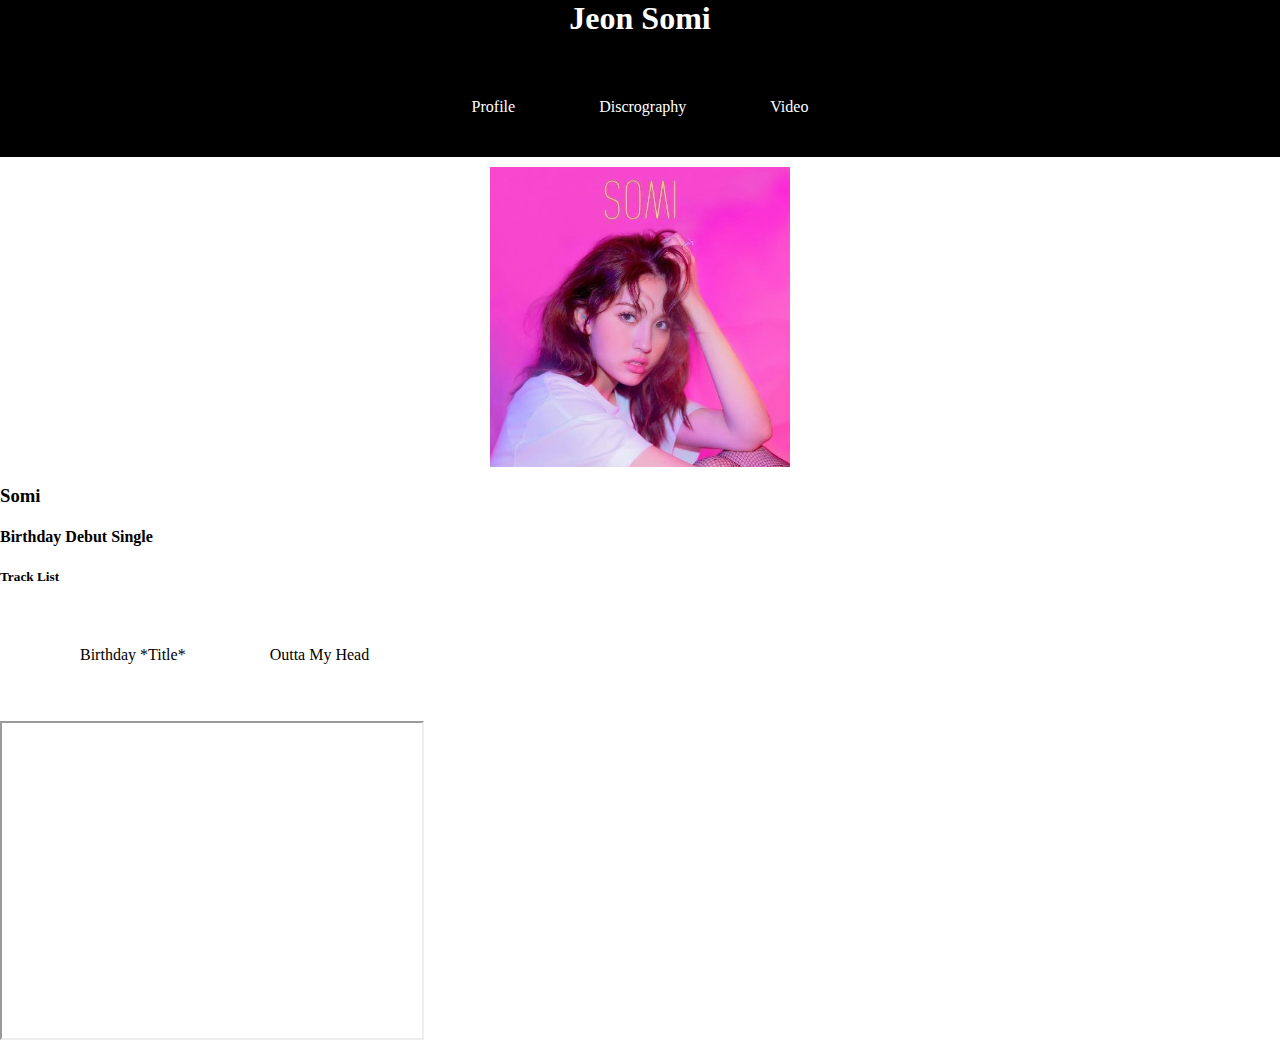
<file: birthdaybio.html>
<!DOCTYPE html>
<html>
    <head>
        <meta charset="utf-8">
        <meta http-equiv="X-UA-Compatible" content="IE=edge">
        <title>Birthday Single</title>
        <meta name="description" content="">
        <meta name="viewport" content="width=device-width, initial-scale=1">
        <link rel="stylesheet" href="stylebdaybio.css" type="text/css">
        <link rel="stylesheet" href="normalize.css" type="text/css">
    </head>
    <body>
        <header>
            <h1 id="titlepage"><a href="index.html" class="topnav">Jeon Somi</a></h1>
            <nav id="links">
                <ul>
                    <li><a href="profile.html" class="topnav">Profile</a></li>
                    <li><a id="disc" href="discography.html" class="topnav">Discrography</a></li>
                    <li><a href="video.html" class="topnav">Video</a></li>
                </ul>
            </nav>
        </header>
        <main>
            <img src="images/Birthday.jpg" alt="" class="albumimg">
            <h3>Somi</h3>
            <h4>Birthday Debut Single</h4>
            <div class="tracklist">
                <h5>Track List</h5>
            <ol>
                <li>Birthday *Title*</li>
                <li>Outta My Head</li>
            </ol>
            </div>
            
            <iframe width="420" height="315"
            src="https://www.youtube.com/embed/oDJ4ct59NC4/">
            </iframe>
        </main>
       
        
        <script src="" async defer></script>
    </body>
</html>
</file>
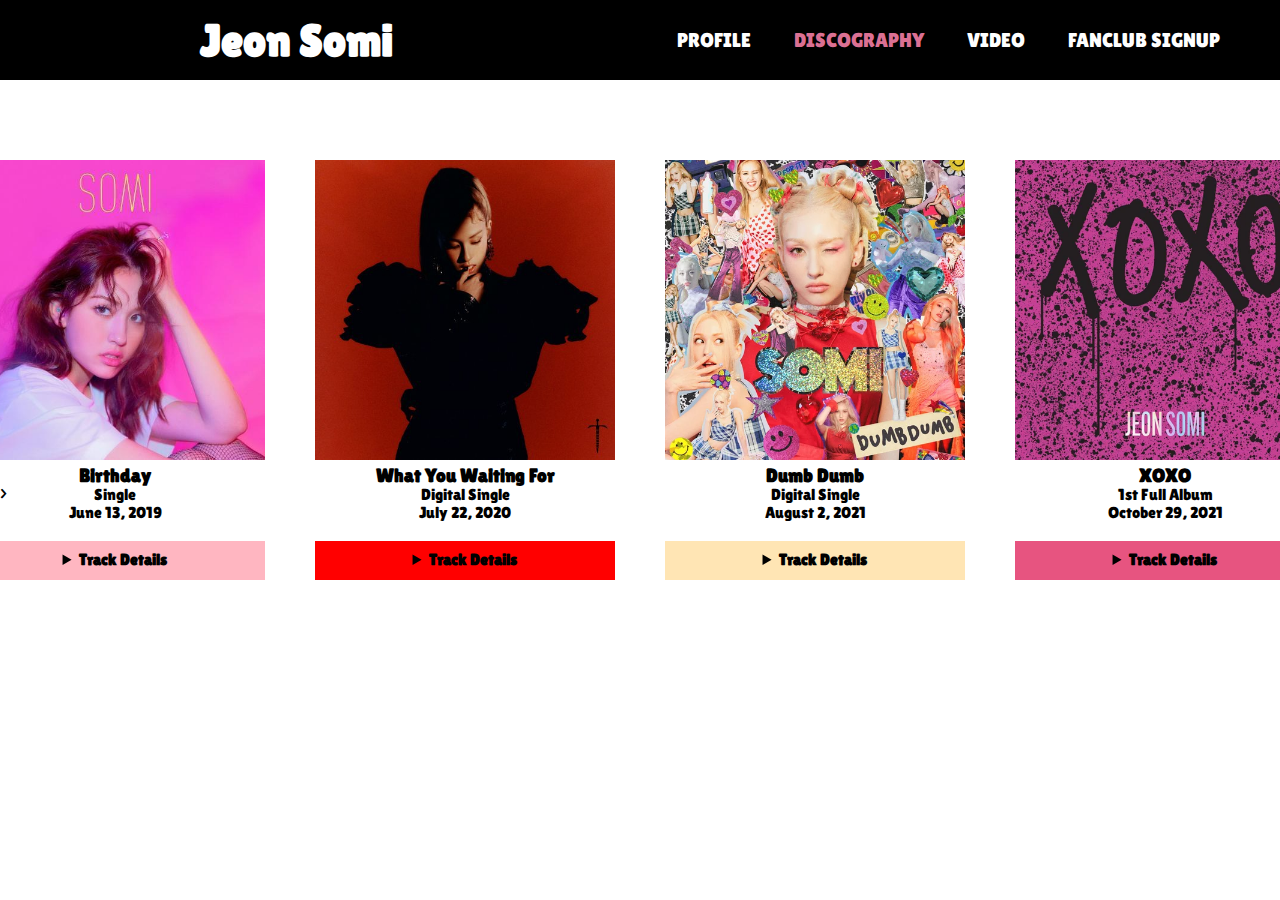
<file: discography.html>
<!DOCTYPE html>
<html>
<head>
    <meta charset='utf-8'>
    <meta http-equiv='X-UA-Compatible' content='IE=edge'>
    <title>Discography</title>
    <meta name='viewport' content='width=device-width, initial-scale=1'>
    <!--font-->
    <link rel="preconnect" href="https://fonts.googleapis.com">
    <link rel="preconnect" href="https://fonts.gstatic.com" crossorigin>
    <link href="https://fonts.googleapis.com/css2?family=Lilita+One&display=swap" rel="stylesheet">
    <link rel="stylesheet" href="styleDisco.css" type="text/css">
    <link rel="stylesheet" href="normalize.css" type="text/css">
    <link rel="stylesheet" href="https://cdnjs.cloudflare.com/ajax/libs/font-awesome/6.2.0/css/all.css"> <!-- for navigation bar -->
</head>
<body>
    <header>
        <nav class="navbar">
            <input type="checkbox" id="check">
            <label for="check" class="checkbtn"><i class="fas fa-bars"></i></label>
            <label for="logo" class="title"><a href="index.html" class="title">Jeon Somi</a></label>
            <ul>
                <li><a href="profile.html" class="topnav">Profile</a></li>
                <li><a href="discography.html" class="topnav" id="discography">Discography</a></li>
                <li><a href="video.html" class="topnav">Video</a></li>
                <li><a href="signup.html" class="topnav">Fanclub Signup</a></li>
            </ul>
            </nav>
    </header>
    <article>
        <br><br><br>
        <div class="flex-container">
            <div class="box">
                <img src="images/Birthday.jpg" alt="">  
                <h3>Birthday</h3>
                <p>Single</p>
                <p>June 13, 2019</p><br>
                <details class="track1"> 
                    <summary>Track Details</summary>
                    <div class="content">
                           <p><br>
                            1. Outta My Head &nbsp; [3:08] <br>
                            2. Birthday [3:05] 
                           </p>
                    </div>
                </details>
            </div>
            <div class="box">
                <img src="images/WYWF.jpg" alt="">
                <h3>What You Waiting For</h3>
                <p>Digital Single</p>
                <p>July 22, 2020</p><br>
                <details class="track2"> 
                    <summary>Track Details</summary>
                    <div class="content"><br>
                           <p>
                            1.What You Waiting For &nbsp; [2:55] 
                           </p>
                    </div>
                </details>   
            </div>
            <div class="box">
                <img src="images/dumbdumb.jpg" alt="">
                <h3>Dumb Dumb</h3>
                <p>Digital Single</p>
                <p>August 2, 2021</p><br>
                <details class="track3"> 
                    <summary>Track Details</summary>
                    <div class="content">
                           <p><br>
                            1. Dumb Dumb &nbsp; [2:29]<br>
                           </p>
                    </div>
                </details>
            </div>  
            <div class="box">
                <img src="images/XOXO.jpg" alt="">
                <h3>XOXO</h3>
                <p>1st Full Album</p>
                <p>October 29, 2021</p><br>
                <details class="track4"> 
                    <summary>Track Details</summary>
                    <div class="content">
                           <p><br>
                            1. Dumb Dumb &nbsp; [3:27] <br>
                            2. XOXO &nbsp; [3:27] <br>
                            3. Don't Let Me Go (feat.Giriboy) &nbsp; [2:59] <br>
                            4. Anymore &nbsp; [3:17] <br>
                            5. Watermelon &nbsp; [3:02] <br>
                            6. Birthday &nbsp; [3:05] <br>
                            7. What You Waiting For &nbsp; [2:55] <br>
                            8. Outta My Head &nbsp; [3:08]
                           </p>
                    </div>
                </details>
            </div>
        </article>>
        
        
  
</body>
</html>
</file>
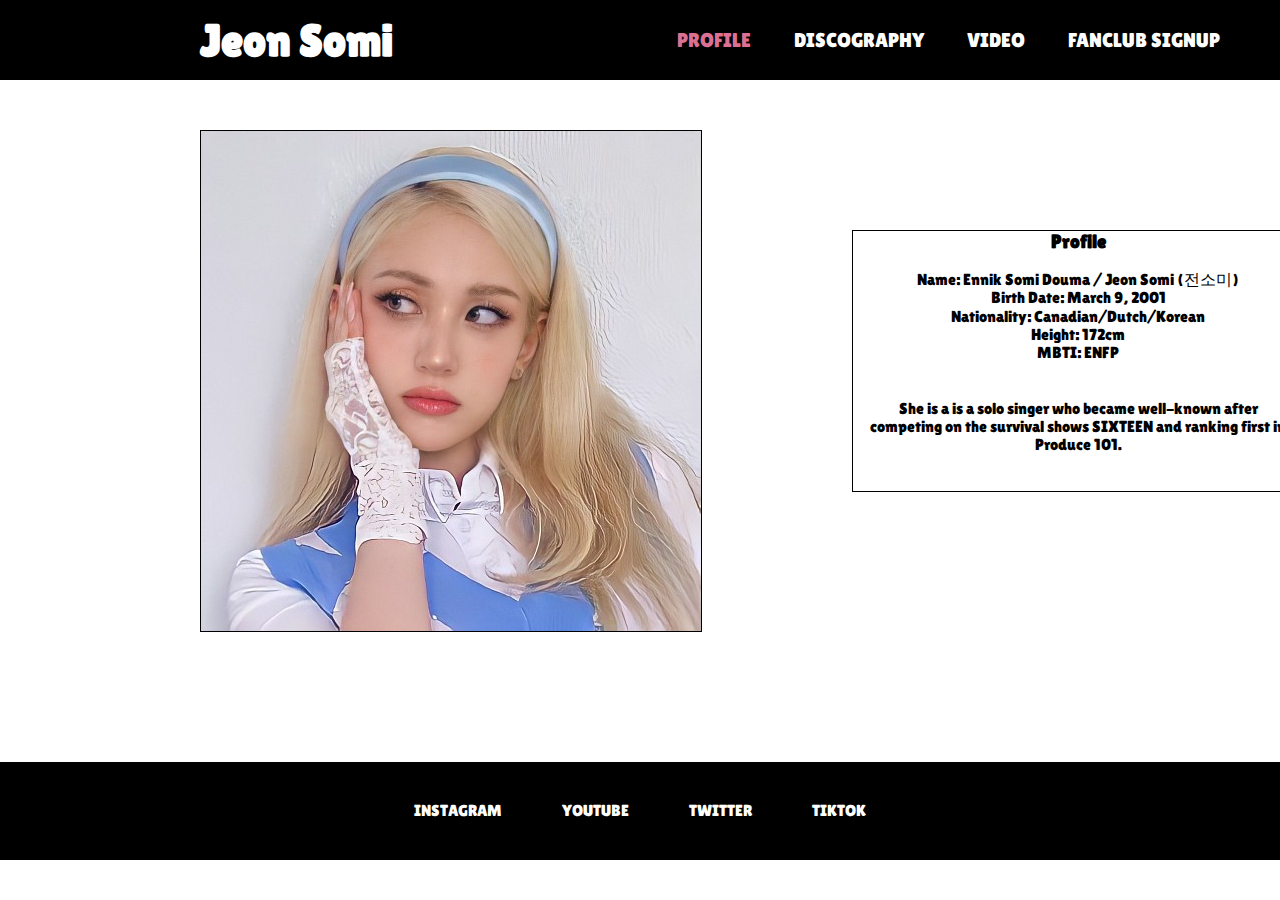
<file: profile.html>
<html lang="en">
    <head>
        <title>Profile</title>
        <link rel="stylesheet" href="styleProfile.css" type="text/css">
        <link rel="stylesheet" href="normalize.css" type="text/css">
         <!--font-->
         <link rel="preconnect" href="https://fonts.googleapis.com">
         <link rel="preconnect" href="https://fonts.gstatic.com" crossorigin>
         <link href="https://fonts.googleapis.com/css2?family=Lilita+One&display=swap" rel="stylesheet">
        <link rel="stylesheet" href="https://cdnjs.cloudflare.com/ajax/libs/font-awesome/6.2.0/css/all.css"> <!-- for navigation bar -->
    </head>
    <body>
        <header>
            <nav class="navbar">
                <input type="checkbox" id="check">
                <label for="check" class="checkbtn"><i class="fas fa-bars"></i></label>
                <label for="logo" class="title"><a href="index.html" class="title">Jeon Somi</a></label>
                <ul>
                    <li><a href="profile.html" class="topnav" id="profile">Profile</a></li>
                    <li><a href="discography.html" class="topnav">Discography</a></li>
                    <li><a href="video.html" class="topnav">Video</a></li>
                    <li><a href="signup.html" class="topnav">Fanclub Signup</a></li>
                </ul>
                </nav>
        </header>
        <section class="box">
            <div class="flex-container">
                <div class="box">
                    <div class="box1">
                        <img src="images/SomiProfile.jpeg" alt="" id="SomiProfile">
                    </div>
                </div>
                <div class="box">
                    <div class="box2">
                    <h3>Profile</h3><br>
                    <p>Name: Ennik Somi Douma / Jeon Somi (전소미)</p>
                    <p>Birth Date: March 9, 2001</p>
                    <p>Nationality: Canadian/Dutch/Korean</p>
                    <p>Height: 172cm</p>
                    <p>MBTI: ENFP</p><br><br>
                    <p>She is a is a solo singer who became well-known after <br> competing on the survival shows SIXTEEN and ranking first in Produce 101.</p>
                    </div>
                </div>
            </div>
        </section>
        <footer>
            <div class="box">
                <div class="socials">
                    <a href="https://www.instagram.com/somsomi0309/?hl=en" class="links" target="_blank">Instagram</a>
                    <a href="https://www.youtube.com/@jeonsomi_official" class="links" target="_blank">Youtube</a>
                    <a href="https://twitter.com/somi_official_" class="links" target="_blank">Twitter</a>
                    <a href="https://www.tiktok.com/@somi_official_" class="links" target="_blank">Tiktok</a>
                </div>
            </div>
            </footer>
    </body>
</html>
</file>
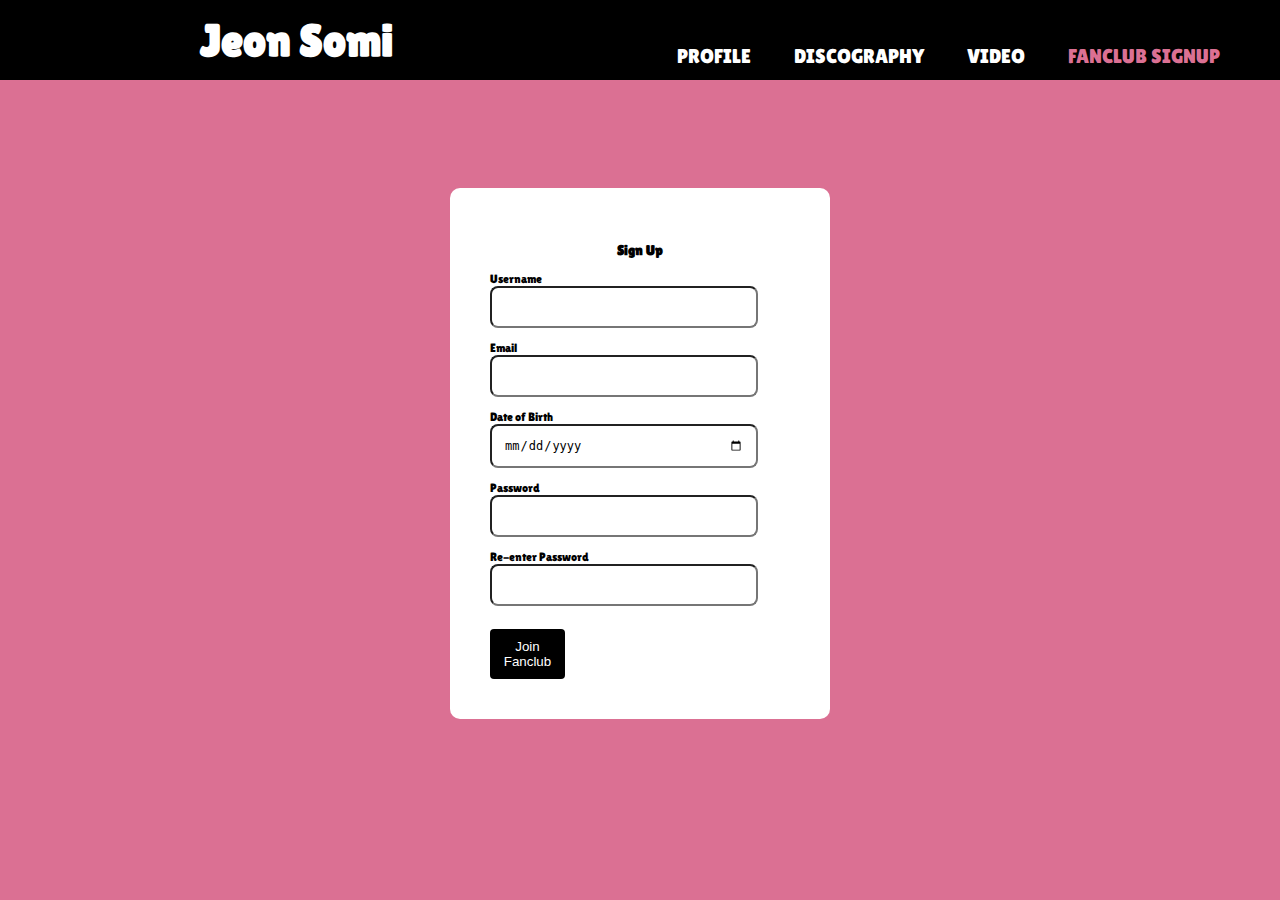
<file: signup.html>
<!DOCTYPE html>
<html lang="en">
<head>
    <meta charset="UTF-8">
    <meta http-equiv="X-UA-Compatible" content="IE=edge">
    <meta name="viewport" content="width=device-width, initial-scale=1.0">
    <title>Fanclub : Sign-up</title>
    <link rel="preconnect" href="https://fonts.googleapis.com">
    <link rel="preconnect" href="https://fonts.gstatic.com" crossorigin>
    <link href="https://fonts.googleapis.com/css2?family=Lilita+One&display=swap" rel="stylesheet">
    <link rel="stylesheet" href="signup.css" type="text/css">
    <link rel="stylesheet" href="https://cdnjs.cloudflare.com/ajax/libs/font-awesome/6.2.0/css/all.css"> <!-- for navigation bar -->
    <script defer src="signup.js"></script>
</head>
<body>
    <header>
        <nav class="navbar">
         <input type="checkbox" id="check">
         <label for="check" class="checkbtn"><i class="fas fa-bars"></i></label>
         <label for="logo" class="title"><a href="index.html" class="title">Jeon Somi</a></label>
         <ul>
             <li><a href="profile.html" class="topnav">Profile</a></li>
             <li><a href="discography.html" class="topnav">Discography</a></li>
             <li><a href="video.html" class="topnav">Video</a></li>
             <li><a href="signup.html" class="topnav" id="signup">Fanclub Signup</a></li>
         </ul>
         </nav>
      </header>
      <article>
        
            <form id="form" action="\">
                <h3>Sign Up</h3>
                <div class="signup">
                    <label for="username">Username</label>
                    <input id="username" name="username" type="text">
                    <div class="error"></div>
                </div>
                <div class="signup">
                    <label for="Email">Email</label>
                    <input id="email" name="email" type="text">
                    <div class="error"></div>
                </div>
                <div class="signup">
                    <label for="DOB">Date of Birth</label>
                    <input id="date" name="date" type="date">
                    <div class="error"></div>
                </div>
                <div class="signup">
                    <label for="password1">Password</label>
                    <input id="password1" name="password1" type="password">
                    <div class="error"></div>
                </div>
                <div class="signup">
                    <label for="">Re-enter Password</label>
                    <input id="password2" name="password2" type="password">
                    <div class="error"></div>
                </div>
                <button type="submit" id="submit">Join Fanclub</button>
            </form>
      </article>
</body>
</html>
</file>
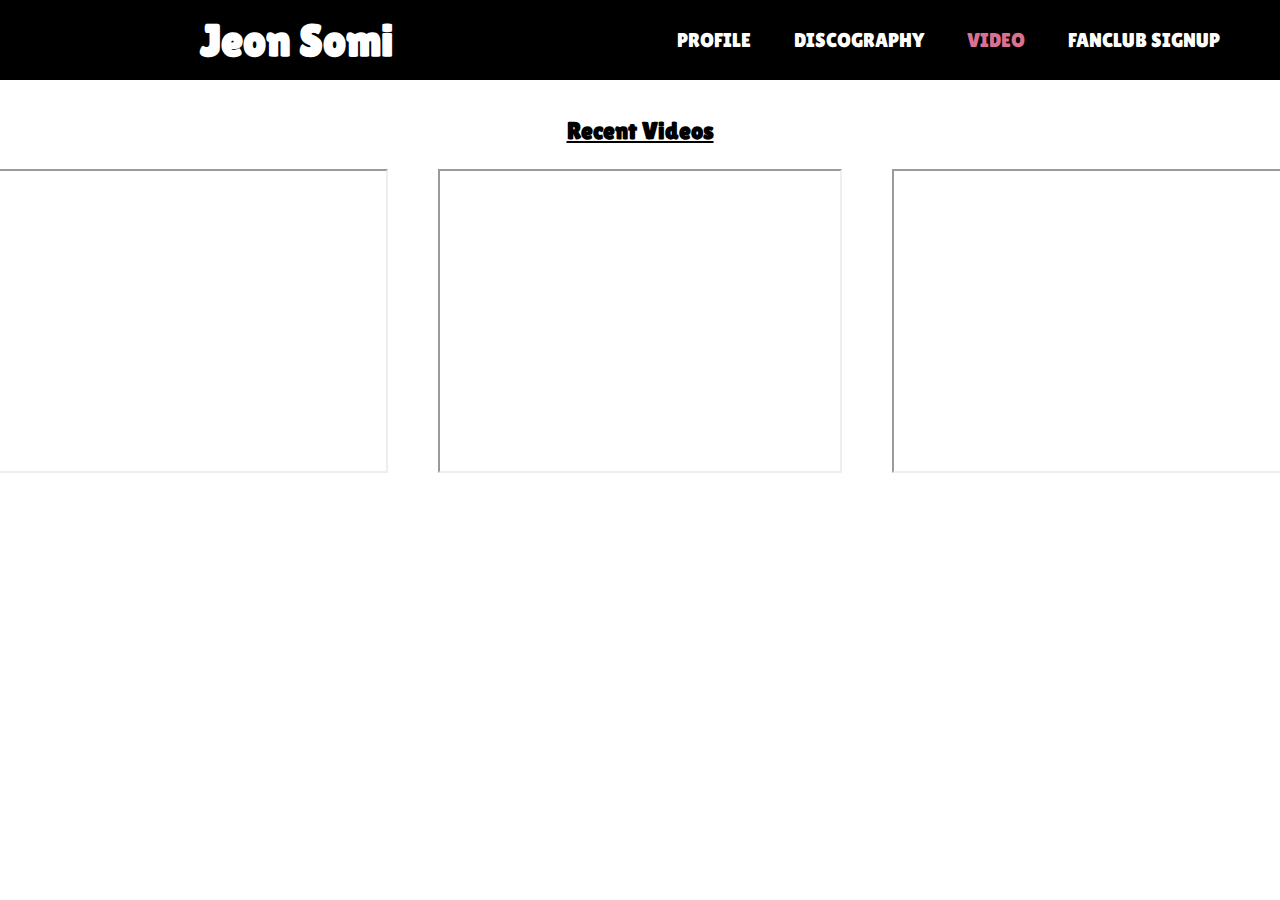
<file: video.html>
<!DOCTYPE html>
<html>
<head>
    <meta charset='utf-8'>
    <meta http-equiv='X-UA-Compatible' content='IE=edge'>
    <title>Discography</title>
    <meta name='viewport' content='width=device-width, initial-scale=1'>
     <!--font-->
     <link rel="preconnect" href="https://fonts.googleapis.com">
     <link rel="preconnect" href="https://fonts.gstatic.com" crossorigin>
     <link href="https://fonts.googleapis.com/css2?family=Lilita+One&display=swap" rel="stylesheet">
    <link rel="stylesheet" href="styleVideo.css" type="text/css">
    <link rel="stylesheet" href="normalize.css" type="text/css">
    <link rel="stylesheet" href="https://cdnjs.cloudflare.com/ajax/libs/font-awesome/6.2.0/css/all.css"> <!-- for navigation bar -->
</head>
<body>
    <header>
        <nav class="navbar">
            <input type="checkbox" id="check">
            <label for="check" class="checkbtn"><i class="fas fa-bars"></i></label>
            <label for="logo" class="title"><a href="index.html" class="title">Jeon Somi</a></label>
            <ul>
                <li><a href="profile.html" class="topnav">Profile</a></li>
                <li><a href="discography.html" class="topnav">Discography</a></li>
                <li><a href="video.html" class="topnav" id="video">Video</a></li>
                <li><a href="signup.html" class="topnav">Fanclub Signup</a></li>
            </ul>
            </nav>
    </header>
    <main>
        <br><br>
        <h2>Recent Videos</h2>
        
        <div class="container">
            <div class="box">
                <iframe class="responsive" width="400" height="300"
                src="https://www.youtube.com/embed/j-IP8XZ5ufQ/">
                </iframe>
            </div>
            <div class="box">
                <iframe class="responsive" width="400" height="300" 
                src="https://www.youtube.com/embed/8j0XeaLpC0g/">
                </iframe>
            </div>
            <div class="box">
                <iframe class="responsive" width="400" height="300" 
                src="https://www.youtube.com/embed/vJJFW7cMwa0/">
                </iframe>
            </div>
    </main>
    
</body>
</html>
</file>
<file: stylebdaybio.css>
body {
    margin-top: 0px;
    padding: 0px;
}
header {
    margin-top: 0;
    background-color: black;
}
#titlepage {
    color: white;  
    margin-top: 0;
    padding: 0; 
    text-align: center;
}
ul {
    margin: 0;
    padding: 0;
    list-style-type: none;
    background-color: black;
    text-align: center;
}
li {
    display: inline-block;
    margin: 40px;   
}
.topnav {
    text-decoration: none;
    color: white;
}
.albumimg {
    display: block;
    margin-top: 10px;
    margin-left: auto;
    margin-right: auto;
    width: 300px;
}
</file>
<file: styleDisco.css>
*{
    margin: 0;
    padding: 0;
    text-decoration: none;
    font-family: 'Lilita One', cursive;
}
.title {
    color: white;
    font-size: 45px;
    line-height: 80px;
    padding: 0 100px;
    font-weight: bold;
}   
.navbar {
    background: black;
    height: 80px;
    width: 100%;
}
#discography {
    color:palevioletred;
}
.navbar ul {
    float: right;
    margin-right: 40px;
}
.navbar li{
    display: inline-block;
    line-height: 80px;
    margin: 0 20px;
}
.navbar ul li a {
    color: white;
    font-size: 20px;
    text-transform: uppercase;
}
.topnav:hover {
    background-color: grey;
    border: 2px solid grey;
    transition: .5s;
}
.checkbtn {
    color: white;
    font-size: 30px;
    float: right;
    line-height: 80px;
    margin-right: 40px;
    cursor: pointer;
    display: none;
}
#check {
    display: none;
}
#disc {
    color: royalblue;
}
.flex-container {
    display: flex;
    flex-direction: row;
    justify-content: center;
}
.box {
    width: 300px;
    height: 300px;
    margin:25px;
    border: 4   px black solid;
    text-align: center;
}
img {
    width: 300px;
    height: 300px;
}
details.track1 summary {
    padding: 10px;
    background: rgb(255, 182, 193);
    cursor: pointer;
    outline: none;
    font-weight: bold;
    transition: background-color .3s;
}
details.track1 summary:hover {
    background: rgb(254, 139, 156);
}
details.track2 summary {
    padding: 10px;
    background: rgb(255, 0, 0);
    cursor: pointer;
    outline: none;
    font-weight: bold;
    transition: background-color .3s;
}
details.track2 summary:hover {
    background: rgb(255, 51, 51);
}
details.track3 summary {
    padding: 10px;
    background: rgb(255,229,180);
    cursor: pointer;
    outline: none;
    font-weight: bold;
    transition: background-color .3s;
}
details.track3 summary:hover {
    background: rgb(255, 209, 125);
}
details.track4 summary {
    padding: 10px;
    background: rgb(231, 84, 128);
    cursor: pointer;
    outline: none;
    font-weight: bold;
    transition: background-color .3s;
}
details.track4 summary:hover {
    background: rgb(240, 36, 97);
}

@media (max-width: 952px){
    .title {
        font-size: 18px;
        padding-left: 5px;
    }
    .navbar ul li a{
        font-size: 16px;
    }
   
}
@media (max-width: 858px) {
    .checkbtn {
        display: block;
    }
    .navbar ul {
        position: fixed;
        width: 100%;
        height: 100vh;
        background: grey;
        top: 80px;
        left: -100%;
        text-align: center;
        transition: all .5s;
    }
    .navbar ul li {
        display: block;
    }
    .navbar ul li a{
        font-size: 20px;
    }
    .topnav:hover {
        color: pink;
        border: none;
    }
    #check:checked ~ ul{
        left: 0;
    }
    .somiposter {
        width: 360px;
        height: 600px;
    }
    .links {
        color: white;
        text-transform: uppercase;
        padding: 15px;
        font-size: 10px;
    }
    .socials {
        display: flex;
        text-align: center;
    }
    .flex-container {
        display: flex;
        flex-direction: column;
        justify-content: center;
    }
    .box {
        width: 300px;
        height: 300px;
        margin:25px;
        margin-bottom: 100px;
    }
}
</file>
<file: styleProfile.css>
*{
    margin: 0;
    padding: 0;
    text-decoration: none;
    list-style: none;
    font-family: 'Lilita One', cursive;
}
.title {
    color: white;
    font-size: 45px;
    line-height: 80px;
    padding: 0 100px;
    font-weight: bold;
}   
.navbar {
    background: black;
    height: 80px;
    width: 100%;
}
#profile {
    color: palevioletred;
}

.navbar ul {
    float: right;
    margin-right: 40px;
}
.navbar li{
    display: inline-block;
    line-height: 80px;
    margin: 0 20px;
}
.navbar ul li a {
    color: white;
    font-size: 20px;
    text-transform: uppercase;
}
.topnav:hover {
    background-color: grey;
    border: 2px solid grey;
    transition: .5s;
}
.checkbtn {
    color: white;
    font-size: 30px;
    float: right;
    line-height: 80px;
    margin-right: 40px;
    cursor: pointer;
    display: none;
}
#check {
    display: none;
}
footer ul {
    margin: 0;
    padding: 0;
    list-style-type: none;
    background-color: black;
    text-align: center;
}
.flex-container {
    display: flex;
    width: 100%;
  }
.box1 {
    margin-top: 100px;
    background-color: white;
    margin: 50px;
    margin-left: 200px;
    border: 1px black solid;
    height: 500px;
    width: 500px;
  }
.box2  {
    margin:100px;
    margin-top: 150px;
    height: 260px;
    width: 450px;
    align-self: center  ;
    border: 1px black solid;
    align-items: right;
    text-align: center;
    margin-bottom: 270px;
  }
#somiprofile {
    height: 500px;
    width: 500px;
  }
.socials {
    display: flex;
    justify-content: center;
    padding: 10px;
}
.links {
    color: white;
    text-transform: uppercase;
    padding: 30px;
}
footer {
    background-color: black;
}
@media (max-width: 952px){
    .title {
        font-size: 30px;
        padding-left: 50px;
    }
    .navbar ul li a{
        font-size: 16px;
    }
   
}
@media (max-width: 858px) {
    .checkbtn {
        display: block;
    }
    .navbar ul {
        position: fixed;
        width: 100%;
        height: 100vh;
        background: grey;
        top: 80px;
        left: -100%;
        text-align: center;
        transition: all .5s;
    }
    .navbar ul li {
        display: block;
    }
    .navbar ul li a{
        font-size: 20px;
    }
    .topnav:hover {
        color: pink;
        border: none;
    }
    #check:checked ~ ul{
        left: 0;
    }
}
@media (max-width: 800px) {
    .flex-container {
      flex-direction: column;
    }
  }
</file>
<file: signup.css>
* {
    
    text-decoration: none;
    list-style: none;
}
body {
    margin: 0;
    padding: 0;
    background: palevioletred;
    font-family: 'Lilita One', cursive;
}
.title {
    color: white;
    font-size: 45px;
    line-height: 80px;
    padding: 0 100px;
    font-weight: bold;
}   
.navbar {
    background: black;
    height: 80px;
    width: 100%;
}

.navbar ul {
    float: right;
    margin-right: 40px;
}
.navbar li{
    display: inline-block;
    line-height: 80px;
    margin: 0 20px;
}
.navbar ul li a {
    color: white;
    font-size: 20px;
    text-transform: uppercase;
}
.topnav:hover {
    background-color: grey;
    border: 2px solid grey;
    transition: .5s;
}
.checkbtn {
    color: white;
    font-size: 30px;
    float: right;
    line-height: 80px;
    margin-right: 40px;
    cursor: pointer;
    display: none;
}
#check {
    display: none;
}
#form {
    width: 300px;
    margin: 12vh auto 0 auto;
    background-color: white;
    padding: 40px;
    border-radius: 10px;
    font-size: 12px;
}
h3 {
    text-align: center;
}
.signup {
    display: flex;
    flex-direction: column;
}
.signup input {
    border-radius:8px ;
    display: block;
    font-size: 12px;
    padding: 12px;
    width: 80%;
}
#submit {
    padding: 10px;
    margin-top: 10px;
    width: 25%;
    border: none;
    background-color: black;
    color: white;
    border-radius: 4px; 
}
#submit:hover {
    background-color: rgb(88, 87, 87);
}
.signup input:focus{
    outline: 0;
}
.signup.success input{
    border-color:  rgb(28, 226, 28);
}
.signup.error input {
    border-color: red;
}
.signup .error {
    color: red;
    font-size: 12px;
    height: 13px;
}
.title {
    color: white;
    font-size: 45px;
    line-height: 80px;
    padding: 0 100px;
    font-weight: bold;
}   
.navbar {
    background: black;
    height: 80px;
    width: 100%;
}

.navbar ul {
    float: right;
    margin-right: 40px;
}
.navbar li{
    display: inline-block;
    line-height: 80px;
    margin: 0 20px;
}
.navbar ul li a {
    color: white;
    font-size: 20px;
    text-transform: uppercase;
}
.topnav:hover {
    background-color: grey;
    border: 2px solid grey;
    transition: .5s;
}
.checkbtn {
    color: white;
    font-size: 30px;
    float: right;
    line-height: 80px;
    margin-right: 40px;
    cursor: pointer;
    display: none;
}
#check {
    display: none;
}
#signup {
    color: palevioletred;
}
@media (max-width: 952px){
    .title {
        font-size:12px;
        padding-left: 15px;
    }
    .navbar ul li a{
        font-size: 16px;
    }
   
}
@media (max-width: 858px) {
    .checkbtn {
        display: block;
    }
    .navbar ul {
        position: fixed;
        width: 100%;
        height: 100vh;
        background: grey;
        top: 80px;
        left: -140%;
        text-align: center;
        transition: all .5s;
    }
    .navbar ul li {
        display: block;
    }
    .navbar ul li a{
        font-size: 20px;
    }
    .topnav:hover {
        color: pink;
        border: none;
    }
    #check:checked ~ ul{
        left: 0;
    }
    #form {
        width: 200px;
        margin: 6vh auto 0 auto;
        background-color: white;
        padding: 30px;
        border-radius: 10px;
        font-size: 12px;
    }
    #submit {
        padding: 10px;
        margin-top: 10px;
        width: 35%;
        border: none;
        background-color: black;
        color: white;
        border-radius: 10px; 
    }
    
}
</file>
<file: styleVideo.css>
*{
    margin: 0;
    padding: 0;
    text-decoration: none;
    list-style: none;
    font-family: 'Lilita One', cursive;
}
.title {
    color: white;
    font-size: 45px;
    line-height: 80px;
    padding: 0 100px;
    font-weight: bold;
}   
.navbar {
    background: black;
    height: 80px;
    width: 100%;
}
#video {
    color: palevioletred;
}
.navbar ul {
    float: right;
    margin-right: 40px;
}
.navbar li{
    display: inline-block;
    line-height: 80px;
    margin: 0 20px;
}
.navbar ul li a {
    color: white;
    font-size: 20px;
    text-transform: uppercase;
}
.topnav:hover {
    background-color: grey;
    border: 2px solid grey;
    transition: .5s;
}
.checkbtn {
    color: white;
    font-size: 30px;
    float: right;
    line-height: 80px;
    margin-right: 40px;
    cursor: pointer;
    display: none;
}
#check {
    display: none;
}
h2 {
    text-align: center;
    text-decoration: underline;
}
.container{
    display: flex;
    flex-direction: row;
    justify-content: center;
}
.box {
    margin: 25px;
}
@media (max-width: 952px){
    .title {
        font-size: 18px;
        padding-left: 5px;
    }
    .navbar ul li a{
        font-size: 16px;
    }
   
}
@media (max-width: 858px) {
    .checkbtn {
        display: block;
    }
    .navbar ul {
        position: fixed;
        width: 100%;
        height: 100vh;
        background: grey;
        top: 80px;
        left: -100%;
        text-align: center;
        transition: all .5s;
    }
    .navbar ul li {
        display: block;
    }
    .navbar ul li a{
        font-size: 20px;
    }
    .topnav:hover {
        color: pink;
        border: none;
    }
    #check:checked ~ ul{
        left: 0;
    }
    .somiposter {
        width: 360px;
        height: 600px;
    }
    .links {
        color: white;
        text-transform: uppercase;
        padding: 15px;
        font-size: 10px;
    }
    .socials {
        display: flex;
        text-align: center;
    }
    .container{
        border-top: 100px;
        display: flex;
        flex-direction: column;
        justify-content: center;
    }
    .responsive {
        width: 300px;
        height: 200px;
    }
}
</file>
